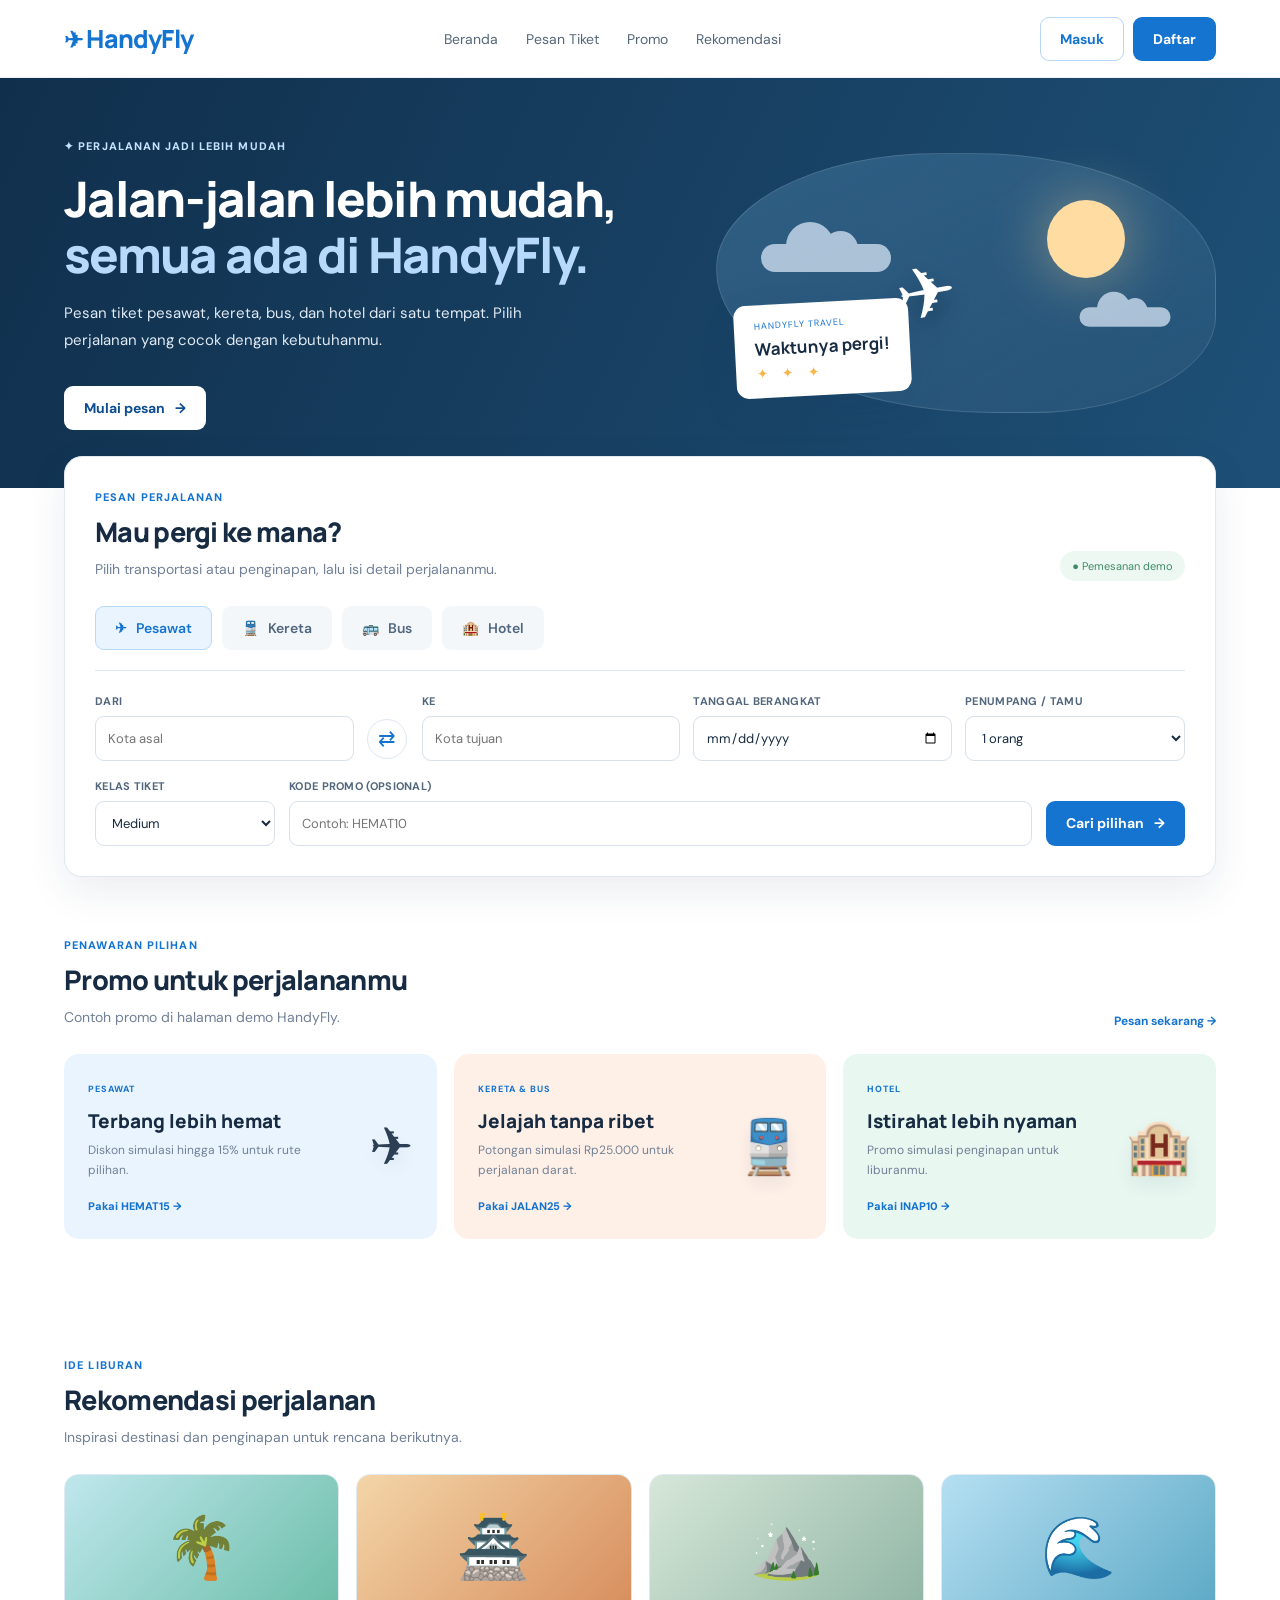
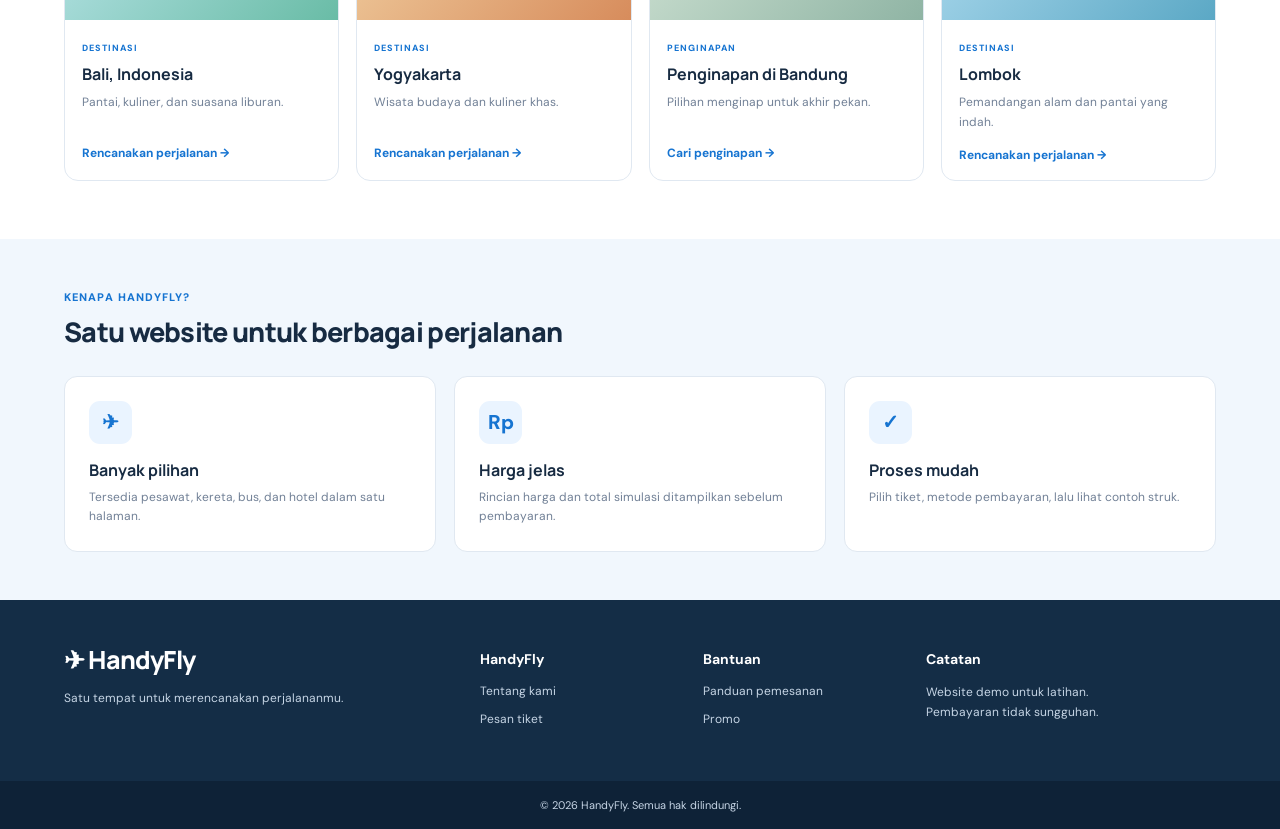
<file: index.html>
<!DOCTYPE html>
<html lang="id">
<head>
  <meta charset="UTF-8">
  <meta name="viewport" content="width=device-width, initial-scale=1.0">
  <title>HandyFly — Temukan Perjalananmu</title>
  <link rel="stylesheet" href="style.css">
</head>
<body>
  <header class="navbar">
    <a class="brand" href="#beranda"><span class="brand-icon">✈</span> HandyFly</a>
    <nav>
      <a href="#beranda">Beranda</a>
      <a href="#pemesanan">Pesan Tiket</a>
      <a href="#promo">Promo</a>
      <a href="#rekomendasi">Rekomendasi</a>
    </nav>
    <div class="nav-actions">
      <span id="userLabel" class="user-label"></span>
      <button id="loginOpen" class="btn btn-outline">Masuk</button>
      <button id="registerOpen" class="btn btn-primary">Daftar</button>
      <button id="logoutBtn" class="btn btn-outline hidden">Keluar</button>
    </div>
    <button class="mobile-menu" id="mobileMenu" aria-label="Buka menu">☰</button>
  </header>

  <main>
    <section class="hero" id="beranda">
      <div class="hero-copy">
        <span class="eyebrow">✦ PERJALANAN JADI LEBIH MUDAH</span>
        <h1>Jalan-jalan lebih mudah,<br><span>semua ada di HandyFly.</span></h1>
        <p>Pesan tiket pesawat, kereta, bus, dan hotel dari satu tempat. Pilih perjalanan yang cocok dengan kebutuhanmu.</p>
        <a href="#pemesanan" class="btn btn-light">Mulai pesan <span>→</span></a>
      </div>
      <div class="hero-art" aria-hidden="true">
        <div class="sun"></div>
        <div class="cloud cloud-one"></div><div class="cloud cloud-two"></div>
        <div class="plane">✈</div>
        <div class="hero-ticket"><small>HANDYFLY TRAVEL</small><strong>Waktunya pergi!</strong><span>✦ ✦ ✦</span></div>
      </div>
    </section>

    <section class="booking-wrap section" id="pemesanan">
      <div class="section-heading">
        <div><span class="eyebrow blue">PESAN PERJALANAN</span><h2>Mau pergi ke mana?</h2><p>Pilih transportasi atau penginapan, lalu isi detail perjalananmu.</p></div>
        <span class="secure-note">● Pemesanan demo</span>
      </div>
      <div class="transport-tabs" role="tablist">
        <button class="transport-tab active" data-type="Pesawat">✈ <span>Pesawat</span></button>
        <button class="transport-tab" data-type="Kereta">🚆 <span>Kereta</span></button>
        <button class="transport-tab" data-type="Bus">🚌 <span>Bus</span></button>
        <button class="transport-tab" data-type="Hotel">🏨 <span>Hotel</span></button>
      </div>
      <form id="ticketForm">
        <div class="form-grid">
          <label id="fromLabel">Dari
            <input id="fromCity" placeholder="Kota asal" required>
          </label>
          <button type="button" id="swapBtn" class="swap-btn" title="Tukar kota">⇄</button>
          <label id="toLabel">Ke
            <input id="toCity" placeholder="Kota tujuan" required>
          </label>
          <label id="dateLabel">Tanggal berangkat
            <input id="travelDate" type="date" required>
          </label>
          <label>Penumpang / Tamu
            <select id="travellers"><option value="1">1 orang</option><option value="2">2 orang</option><option value="3">3 orang</option><option value="4">4 orang</option><option value="5">5 orang</option></select>
          </label>
        </div>
        <div class="form-bottom">
          <label class="class-label">Kelas tiket
            <select id="ticketClass">
              <option value="Basic">Basic</option><option value="Medium" selected>Medium</option><option value="Elite">Elite</option><option value="VIP">VIP</option>
            </select>
          </label>
          <label class="promo-label">Kode promo (opsional)
            <input id="promoCode" placeholder="Contoh: HEMAT10">
          </label>
          <button type="submit" class="btn btn-primary search-btn">Cari pilihan <span>→</span></button>
        </div>
      </form>
      <div id="searchResults" class="results hidden" aria-live="polite"></div>
    </section>

    <section class="section" id="promo">
      <div class="section-heading"><div><span class="eyebrow blue">PENAWARAN PILIHAN</span><h2>Promo untuk perjalananmu</h2><p>Contoh promo di halaman demo HandyFly.</p></div><a href="#pemesanan" class="text-link">Pesan sekarang →</a></div>
      <div class="promo-grid">
        <article class="promo-card promo-blue"><div><span class="promo-tag">PESAWAT</span><h3>Terbang lebih hemat</h3><p>Diskon simulasi hingga 15% untuk rute pilihan.</p><a href="#pemesanan" data-promo="HEMAT15">Pakai HEMAT15 →</a></div><div class="promo-emoji">✈</div></article>
        <article class="promo-card promo-peach"><div><span class="promo-tag">KERETA & BUS</span><h3>Jelajah tanpa ribet</h3><p>Potongan simulasi Rp25.000 untuk perjalanan darat.</p><a href="#pemesanan" data-promo="JALAN25">Pakai JALAN25 →</a></div><div class="promo-emoji">🚆</div></article>
        <article class="promo-card promo-green"><div><span class="promo-tag">HOTEL</span><h3>Istirahat lebih nyaman</h3><p>Promo simulasi penginapan untuk liburanmu.</p><a href="#pemesanan" data-promo="INAP10">Pakai INAP10 →</a></div><div class="promo-emoji">🏨</div></article>
      </div>
    </section>

    <section class="section" id="rekomendasi">
      <div class="section-heading"><div><span class="eyebrow blue">IDE LIBURAN</span><h2>Rekomendasi perjalanan</h2><p>Inspirasi destinasi dan penginapan untuk rencana berikutnya.</p></div></div>
      <div class="recommend-grid">
        <article class="recommend-card"><div class="recommend-image bali">🌴</div><div class="recommend-body"><span class="mini-label">DESTINASI</span><h3>Bali, Indonesia</h3><p>Pantai, kuliner, dan suasana liburan.</p><a href="#pemesanan" class="text-link">Rencanakan perjalanan →</a></div></article>
        <article class="recommend-card"><div class="recommend-image jogja">🏯</div><div class="recommend-body"><span class="mini-label">DESTINASI</span><h3>Yogyakarta</h3><p>Wisata budaya dan kuliner khas.</p><a href="#pemesanan" class="text-link">Rencanakan perjalanan →</a></div></article>
        <article class="recommend-card"><div class="recommend-image bandung">⛰️</div><div class="recommend-body"><span class="mini-label">PENGINAPAN</span><h3>Penginapan di Bandung</h3><p>Pilihan menginap untuk akhir pekan.</p><a href="#pemesanan" class="text-link">Cari penginapan →</a></div></article>
        <article class="recommend-card"><div class="recommend-image lombok">🌊</div><div class="recommend-body"><span class="mini-label">DESTINASI</span><h3>Lombok</h3><p>Pemandangan alam dan pantai yang indah.</p><a href="#pemesanan" class="text-link">Rencanakan perjalanan →</a></div></article>
      </div>
    </section>

    <section class="why-section">
      <div class="section">
        <span class="eyebrow blue">KENAPA HANDYFLY?</span><h2>Satu website untuk berbagai perjalanan</h2>
        <div class="why-grid">
          <article><span class="why-icon">✈</span><h3>Banyak pilihan</h3><p>Tersedia pesawat, kereta, bus, dan hotel dalam satu halaman.</p></article>
          <article><span class="why-icon">Rp</span><h3>Harga jelas</h3><p>Rincian harga dan total simulasi ditampilkan sebelum pembayaran.</p></article>
          <article><span class="why-icon">✓</span><h3>Proses mudah</h3><p>Pilih tiket, metode pembayaran, lalu lihat contoh struk.</p></article>
        </div>
      </div>
    </section>
  </main>

  <footer class="footer">
    <div class="footer-main"><div><a class="brand footer-brand" href="#beranda">✈ HandyFly</a><p>Satu tempat untuk merencanakan perjalananmu.</p></div><div><strong>HandyFly</strong><a href="#rekomendasi">Tentang kami</a><a href="#pemesanan">Pesan tiket</a></div><div><strong>Bantuan</strong><a href="#pemesanan">Panduan pemesanan</a><a href="#promo">Promo</a></div><div><strong>Catatan</strong><p class="footer-small">Website demo untuk latihan. Pembayaran tidak sungguhan.</p></div></div>
    <div class="footer-bottom">© 2026 HandyFly. Semua hak dilindungi.</div>
  </footer>

  <!-- Login / Daftar -->
  <div class="modal-backdrop hidden" id="authModal">
    <section class="modal" role="dialog" aria-modal="true" aria-labelledby="authTitle">
      <button class="modal-close" id="authClose" aria-label="Tutup">×</button>
      <div class="modal-brand">✈ HandyFly</div><h2 id="authTitle">Masuk ke akunmu</h2><p id="authSubtitle">Masuk untuk melanjutkan pemesanan.</p>
      <div class="auth-switch"><button id="tabLogin" class="active">Masuk</button><button id="tabRegister">Daftar</button></div>
      <form id="authForm">
        <label id="nameField" class="hidden">Nama lengkap<input id="authName" placeholder="Nama kamu"></label>
        <label>Username<input id="authUsername" autocomplete="username" placeholder="Buat username" required minlength="3"></label>
        <label>Password<input id="authPassword" type="password" autocomplete="current-password" placeholder="Minimal 4 karakter" required minlength="4"></label>
        <p id="authMessage" class="form-message" aria-live="polite"></p>
        <button type="submit" class="btn btn-primary full-btn" id="authSubmit">Masuk</button>
      </form>
      <p class="demo-note">Demo latihan: akun disimpan di browser ini, bukan server sungguhan.</p>
    </section>
  </div>

  <!-- Pembayaran -->
  <div class="modal-backdrop hidden" id="paymentModal">
    <section class="modal payment-modal" role="dialog" aria-modal="true" aria-labelledby="paymentTitle">
      <button class="modal-close" id="paymentClose" aria-label="Tutup">×</button>
      <span class="eyebrow blue">LANGKAH TERAKHIR</span><h2 id="paymentTitle">Pembayaran</h2><p class="muted">Periksa total pembayaran, lalu pilih cara bayar.</p>
      <div id="orderSummary" class="order-summary"></div>
      <div class="payment-options">
        <label class="payment-choice"><input type="radio" name="paymentMethod" value="QRIS" checked><span class="pay-icon">▦</span><span><strong>QRIS</strong><small>Scan kode QR demo</small></span></label>
        <label class="payment-choice"><input type="radio" name="paymentMethod" value="Transfer"><span class="pay-icon">🏦</span><span><strong>E-wallet / Transfer bank</strong><small>GoPay, DANA, OVO, bank, dan lainnya</small></span></label>
      </div>
      <div id="qrisPanel" class="pay-panel">
        <div class="fake-qr" aria-label="Ilustrasi QR demo"><div class="qr-pattern"></div><strong>QRIS</strong><small>DEMO — TIDAK DAPAT DIBAYAR</small></div>
        <div><span class="muted">Nominal QRIS</span><h2 id="qrisAmount">Rp0</h2><p class="muted small">QR ini hanya ilustrasi. QRIS asli memerlukan penyedia pembayaran resmi.</p></div>
      </div>
      <div id="transferPanel" class="pay-panel hidden">
        <label>Jenis pembayaran<select id="transferType"><option value="E-wallet">E-wallet</option><option value="Bank">Transfer bank</option></select></label>
        <label id="providerLabel">Pilih e-wallet<select id="providerSelect"><option>GoPay</option><option>DANA</option><option>SeaBank</option><option>OVO</option><option>ShopeePay</option></select></label>
        <div class="account-info"><span class="muted">Tujuan demo</span><strong id="accountNumber">HandyFly Demo</strong><small>Jangan mengirim uang sungguhan ke informasi ini.</small></div>
      </div>
      <p id="paymentMessage" class="form-message" aria-live="polite"></p>
      <button id="completePayment" class="btn btn-primary full-btn">Simulasikan pembayaran</button>
      <p class="demo-note">Tidak ada uang yang ditarik. Tombol hanya membuat contoh struk untuk tugas sekolah.</p>
    </section>
  </div>

  <!-- Struk -->
  <div class="modal-backdrop hidden" id="receiptModal">
    <section class="modal receipt-modal" role="dialog" aria-modal="true" aria-labelledby="receiptTitle">
      <button class="modal-close" id="receiptClose" aria-label="Tutup">×</button>
      <div class="receipt-success">✓</div><h2 id="receiptTitle">Pembayaran demo berhasil!</h2><p class="muted">Ini adalah contoh struk dari website latihan HandyFly.</p>
      <div id="receiptContent" class="receipt-paper"></div>
      <div class="receipt-actions"><button id="printReceipt" class="btn btn-outline">Cetak struk</button><button id="closeReceipt" class="btn btn-primary">Selesai</button></div>
    </section>
  </div>

  <div id="toast" class="toast hidden" role="status"></div>
  <script src="script.js"></script>
</body>
</html>
</file>
<file: style.css>
@import url('https://fonts.googleapis.com/css2?family=DM+Sans:wght@400;500;600;700&family=Manrope:wght@500;600;700;800&display=swap');
:root{--blue:#1674d1;--blue-dark:#0d4d91;--navy:#153452;--ink:#172b42;--muted:#718096;--line:#e0e8f1;--pale:#f4f8fc;--white:#fff;--shadow:0 14px 40px rgba(23,57,91,.09)}
*{box-sizing:border-box}html{scroll-behavior:smooth;scroll-padding-top:85px}body{margin:0;font-family:'DM Sans',Arial,sans-serif;color:var(--ink);background:#fff;font-size:14px}button,input,select{font:inherit}button,a{-webkit-tap-highlight-color:transparent}a{color:inherit;text-decoration:none}.navbar{height:78px;background:#fff;display:flex;align-items:center;justify-content:space-between;padding:0 max(5%,calc((100% - 1180px)/2));gap:28px;position:sticky;top:0;z-index:20;border-bottom:1px solid #edf1f5}.brand{font:800 25px 'Manrope',sans-serif;color:var(--blue);white-space:nowrap;letter-spacing:-.8px}.brand-icon{font-size:23px}.navbar nav{display:flex;gap:28px;color:#56677b}.navbar nav a:hover,.text-link:hover{color:var(--blue)}.nav-actions{display:flex;align-items:center;gap:9px}.btn{border:1px solid transparent;border-radius:9px;padding:12px 19px;font-weight:700;cursor:pointer;display:inline-flex;align-items:center;justify-content:center;gap:10px;transition:.18s}.btn:hover{transform:translateY(-1px)}.btn-primary{background:var(--blue);color:white}.btn-primary:hover{background:#0c63b9}.btn-outline{border-color:#b7d5f5;color:var(--blue);background:white}.btn-light{background:#fff;color:var(--blue-dark);margin-top:10px}.user-label{font-size:12px;color:var(--muted)}.mobile-menu{display:none;border:0;background:none;font-size:23px}.hero{min-height:390px;background:linear-gradient(115deg,#102f4c,#1e5077);color:white;padding:58px max(5%,calc((100% - 1180px)/2));display:grid;grid-template-columns:1.1fr .9fr;align-items:center;overflow:hidden;position:relative}.hero-copy{max-width:590px;position:relative;z-index:2}.eyebrow{font-size:11px;letter-spacing:1.1px;font-weight:800}.hero .eyebrow{color:#c5e2ff}.hero h1{font:800 clamp(32px,4vw,49px)/1.14 'Manrope',sans-serif;letter-spacing:-1.7px;margin:17px 0}.hero h1 span{color:#b7d9fa}.hero p{font-size:15px;line-height:1.8;color:#e0eaf4;max-width:475px;margin-bottom:22px}.hero-art{height:260px;position:relative;border-radius:48% 52% 40% 60%;background:linear-gradient(145deg,rgba(120,185,231,.26),rgba(255,255,255,.04));border:1px solid rgba(255,255,255,.12);margin-left:18px}.sun{position:absolute;right:18%;top:18%;width:78px;height:78px;background:#ffdca2;border-radius:50%;box-shadow:0 0 60px #ffdc9b77}.cloud{position:absolute;width:130px;height:28px;border-radius:50px;background:#dceafa;opacity:.72}.cloud:before,.cloud:after{content:"";position:absolute;background:inherit;border-radius:50%;width:48px;height:48px;top:-22px;left:25px}.cloud:after{left:62px;width:35px;height:35px;top:-13px}.cloud-one{top:35%;left:9%}.cloud-two{top:58%;right:5%;transform:scale(.7)}.plane{position:absolute;top:36%;left:36%;font-size:72px;color:white;transform:rotate(-10deg);text-shadow:0 12px 22px #001b3455}.hero-ticket{position:absolute;bottom:17px;left:18px;background:white;color:var(--ink);border-radius:12px;padding:15px 20px;box-shadow:var(--shadow);display:grid;gap:5px;transform:rotate(-3deg)}.hero-ticket small{font-size:9px;color:var(--blue);letter-spacing:1px}.hero-ticket strong{font:700 17px 'Manrope'}.hero-ticket span{color:#f5b64b;letter-spacing:5px}.section{max-width:1180px;width:90%;margin:0 auto;padding:58px 0}.booking-wrap{background:#fff;border:1px solid var(--line);border-radius:18px;padding:30px;margin-top:-32px;position:relative;z-index:3;box-shadow:var(--shadow)}.section-heading{display:flex;justify-content:space-between;align-items:flex-end;gap:20px;margin-bottom:25px}.eyebrow.blue{color:var(--blue)}h2{font:800 27px 'Manrope',sans-serif;letter-spacing:-.7px;margin:8px 0}p{color:var(--muted);line-height:1.65}.section-heading p{margin:6px 0 0}.secure-note{font-size:11px;color:#3e8b69;background:#eef8f2;padding:8px 12px;border-radius:30px}.transport-tabs{display:flex;gap:10px;border-bottom:1px solid var(--line);padding-bottom:20px;margin-bottom:23px}.transport-tab{background:#f4f7fa;border:1px solid transparent;color:#51677d;border-radius:9px;padding:12px 19px;cursor:pointer;display:flex;gap:9px;align-items:center;font-weight:600}.transport-tab.active{background:#eaf4ff;border-color:#b6d9ff;color:var(--blue)}.form-grid{display:grid;grid-template-columns:1fr 42px 1fr 1fr .85fr;gap:13px;align-items:end}.form-grid label,.form-bottom label,.modal form label,.pay-panel label{display:grid;gap:8px;color:#52667c;font-size:11px;font-weight:700;text-transform:uppercase;letter-spacing:.3px}.form-grid input,.form-grid select,.form-bottom input,.form-bottom select,.modal input,.pay-panel select{width:100%;height:45px;border:1px solid #d7e1ec;border-radius:9px;background:#fff;padding:0 12px;color:var(--ink);outline:none;text-transform:none;letter-spacing:0;font-weight:400;font-size:13px}.form-grid input:focus,.form-bottom input:focus,.modal input:focus,.pay-panel select:focus{border-color:var(--blue);box-shadow:0 0 0 3px #1674d115}.swap-btn{width:40px;height:40px;border:1px solid var(--line);border-radius:50%;background:white;color:var(--blue);font-size:21px;cursor:pointer;margin-bottom:2px}.form-bottom{display:grid;grid-template-columns:180px 1fr auto;gap:14px;align-items:end;margin-top:18px}.search-btn{height:45px}.results{margin-top:25px;border-top:1px solid var(--line);padding-top:22px}.results h3{font:700 19px 'Manrope';margin:0 0 14px}.result-list{display:grid;grid-template-columns:repeat(3,1fr);gap:12px}.result-card{border:1px solid var(--line);border-radius:12px;padding:17px;background:#fff}.result-card .result-icon{font-size:25px}.result-card h4{margin:9px 0 5px;font-size:15px}.result-card p{font-size:12px;margin:0 0 12px}.result-price{font:800 19px 'Manrope';color:var(--blue);margin:12px 0}.result-card button{width:100%}.hidden{display:none!important}.text-link{color:var(--blue);font-weight:700;font-size:12px;white-space:nowrap}.promo-grid{display:grid;grid-template-columns:repeat(3,1fr);gap:17px}.promo-card{min-height:185px;border-radius:15px;padding:24px;display:flex;justify-content:space-between;overflow:hidden;position:relative}.promo-blue{background:#eaf4ff}.promo-peach{background:#fff0e7}.promo-green{background:#e8f7f0}.promo-tag,.mini-label{font-size:9px;font-weight:800;letter-spacing:1px;color:var(--blue)}.promo-card h3{font:800 19px 'Manrope';margin:12px 0 7px}.promo-card p{font-size:12px;max-width:220px;margin:0 0 15px}.promo-card a{font-size:11px;color:var(--blue);font-weight:800}.promo-emoji{font-size:53px;align-self:center;opacity:.9;filter:drop-shadow(0 8px 10px #15345216)}.recommend-grid{display:grid;grid-template-columns:repeat(4,1fr);gap:17px}.recommend-card{border:1px solid var(--line);border-radius:14px;overflow:hidden;transition:.2s}.recommend-card:hover{transform:translateY(-4px);box-shadow:var(--shadow)}.recommend-image{height:145px;display:grid;place-items:center;font-size:60px}.bali{background:linear-gradient(135deg,#bfe7ed,#69bca6)}.jogja{background:linear-gradient(135deg,#f3d5a7,#d78c5c)}.bandung{background:linear-gradient(135deg,#d6e7d8,#8fb4a4)}.lombok{background:linear-gradient(135deg,#b5dff2,#5ba8c5)}.recommend-body{padding:17px}.recommend-body h3{font:700 16px 'Manrope';margin:8px 0}.recommend-body p{font-size:12px;min-height:38px;margin:0 0 12px}.why-section{background:#f1f7fd}.why-section .section{padding:48px 0}.why-section h2{margin-bottom:26px}.why-grid{display:grid;grid-template-columns:repeat(3,1fr);gap:18px;margin-top:25px}.why-grid article{background:#fff;border:1px solid var(--line);border-radius:13px;padding:24px}.why-icon{width:43px;height:43px;display:grid;place-items:center;border-radius:11px;background:#eaf4ff;color:var(--blue);font-weight:800;font-size:20px}.why-grid h3{font:700 16px 'Manrope';margin:15px 0 7px}.why-grid p{font-size:12px;margin:0}.footer{background:#142d46;color:white}.footer-main{max-width:1180px;width:90%;margin:auto;padding:42px 0;display:grid;grid-template-columns:2fr 1fr 1fr 1.5fr;gap:30px}.footer-brand{color:white}.footer-main p,.footer-main a:not(.brand){display:block;color:#c6d5e5;font-size:12px;margin:12px 0}.footer-main strong{display:block;margin:8px 0 15px}.footer-small{max-width:190px}.footer-bottom{text-align:center;background:#0e2237;color:#c6d5e5;padding:17px;font-size:11px}.modal-backdrop{position:fixed;inset:0;background:rgba(8,25,42,.6);z-index:50;display:grid;place-items:center;padding:18px;overflow:auto}.modal{width:min(100%,440px);background:white;border-radius:18px;padding:30px;position:relative;box-shadow:0 25px 90px #071c3255;max-height:95vh;overflow:auto}.modal-close{position:absolute;right:18px;top:13px;border:0;background:#f1f5f9;border-radius:50%;width:32px;height:32px;font-size:22px;cursor:pointer;color:#52667c}.modal-brand{font:800 17px 'Manrope';color:var(--blue)}.modal h2{font-size:24px;margin-top:17px}.modal>p{font-size:12px;margin:7px 0 18px}.auth-switch{display:grid;grid-template-columns:1fr 1fr;background:#f0f4f8;padding:4px;border-radius:9px;margin:20px 0}.auth-switch button{border:0;background:transparent;border-radius:7px;padding:10px;cursor:pointer;color:var(--muted);font-weight:700}.auth-switch button.active{background:#fff;color:var(--blue);box-shadow:0 1px 5px #102f4c12}.modal form{display:grid;gap:14px}.modal form label{font-size:10px}.full-btn{width:100%;height:45px}.form-message{font-size:12px;color:#b43d3d;margin:0;min-height:0}.demo-note{font-size:10px!important;line-height:1.6;color:#8794a4!important;margin:15px 0 0!important}.payment-modal{width:min(100%,550px)}.order-summary{background:#f4f8fc;border:1px solid var(--line);border-radius:11px;padding:15px;margin:17px 0}.summary-row{display:flex;justify-content:space-between;gap:15px;margin:8px 0;font-size:12px}.summary-row.total{border-top:1px dashed #c8d5e3;padding-top:12px;margin-top:12px;font-size:16px;font-weight:800;color:var(--blue)}.payment-options{display:grid;grid-template-columns:1fr 1fr;gap:10px}.payment-choice{display:flex;gap:10px;align-items:center;border:1px solid var(--line);border-radius:10px;padding:12px;cursor:pointer}.payment-choice:has(input:checked){border:2px solid var(--blue);background:#f2f8ff;padding:11px}.payment-choice input{accent-color:var(--blue)}.pay-icon{font-size:22px;color:var(--blue)}.payment-choice strong,.payment-choice small{display:block}.payment-choice strong{font-size:12px}.payment-choice small{font-size:10px;color:var(--muted);margin-top:4px}.pay-panel{display:flex;gap:20px;align-items:center;background:#f8fbff;border:1px solid var(--line);border-radius:12px;padding:17px;margin:14px 0}.fake-qr{width:145px;min-width:145px;height:160px;border:1px dashed #aac5df;border-radius:10px;background:white;display:flex;flex-direction:column;align-items:center;justify-content:center;gap:6px;padding:8px}.qr-pattern{width:74px;height:74px;background:repeating-conic-gradient(#152b42 0% 25%,#fff 0% 50%) 50%/12px 12px;position:relative}.qr-pattern:before,.qr-pattern:after{content:"";position:absolute;width:22px;height:22px;border:5px solid #152b42;background:white;top:2px;left:2px;box-shadow:43px 0 0 -5px white,43px 0 0 0 #152b42,0 43px 0 -5px white,0 43px 0 0 #152b42}.fake-qr strong{font:800 13px 'Manrope';color:var(--blue)}.fake-qr small{font-size:7px;color:#b43d3d;text-align:center}.pay-panel h2{font-size:22px;color:var(--blue);margin:6px 0}.pay-panel .small{font-size:10px;margin:4px 0}.transfer-panel{display:grid}.pay-panel:has(#transferType){display:grid;grid-template-columns:1fr 1fr;align-items:end}.pay-panel:has(#transferType) .account-info{grid-column:1/-1}.account-info{background:white;border:1px dashed #c6d8e8;border-radius:9px;padding:12px;display:grid;gap:5px}.account-info strong{font-size:13px}.account-info small{font-size:10px;color:#b43d3d}.muted{color:var(--muted)}.receipt-modal{text-align:center}.receipt-success{width:53px;height:53px;border-radius:50%;background:#e5f8ee;color:#168554;font-size:29px;display:grid;place-items:center;margin:0 auto 13px}.receipt-modal h2{font-size:21px}.receipt-paper{text-align:left;background:#fbfcfe;border:1px dashed #b9c8d8;border-radius:10px;padding:18px;margin:20px 0}.receipt-paper h3{text-align:center;font:800 17px 'Manrope';margin:0}.receipt-paper .receipt-sub{text-align:center;color:var(--muted);font-size:10px;margin:5px 0 15px}.receipt-line{border-top:1px dashed #ccd7e2;margin:12px 0}.receipt-actions{display:flex;gap:10px}.receipt-actions button{flex:1}.toast{position:fixed;bottom:24px;left:50%;transform:translateX(-50%);z-index:80;background:#142d46;color:white;border-radius:10px;padding:13px 20px;box-shadow:var(--shadow);font-size:12px;max-width:90%;text-align:center}
@media(max-width:900px){.navbar{padding:0 5%;gap:12px}.navbar nav{gap:13px}.nav-actions{gap:5px}.nav-actions .btn{padding:10px 12px}.hero{padding:45px 5%;grid-template-columns:1fr .75fr}.hero-art{height:220px}.form-grid{grid-template-columns:1fr 36px 1fr;}.form-grid label:nth-of-type(4),.form-grid label:nth-of-type(5){grid-column:span 1}.form-grid label:nth-of-type(4){grid-column:1/3}.form-grid label:nth-of-type(5){grid-column:3}.swap-btn{grid-column:2;grid-row:1}.recommend-grid{grid-template-columns:repeat(2,1fr)}}
@media(max-width:650px){.navbar{height:68px}.navbar nav{display:none;position:absolute;top:68px;left:0;right:0;background:white;padding:18px 5%;box-shadow:var(--shadow);flex-direction:column}.navbar nav.open{display:flex}.nav-actions{margin-left:auto}.nav-actions .btn{padding:9px;font-size:11px}.user-label{display:none}.mobile-menu{display:block}.brand{font-size:21px}.hero{grid-template-columns:1fr;padding:40px 6%;min-height:0}.hero h1{font-size:34px}.hero-art{height:180px;margin:25px 0 0}.booking-wrap{padding:22px 17px;width:92%;margin-top:-18px}.section{padding:40px 0}.section-heading{align-items:flex-start;flex-direction:column}.section-heading h2{font-size:23px}.transport-tabs{display:grid;grid-template-columns:repeat(2,1fr)}.transport-tab{justify-content:center}.form-grid{grid-template-columns:1fr 38px 1fr;gap:9px}.form-grid label:first-child{grid-column:1/3}.form-grid label:nth-of-type(2){grid-column:3}.form-grid label:nth-of-type(3){grid-column:1/4}.form-grid label:nth-of-type(4){grid-column:1/2}.form-grid label:nth-of-type(5){grid-column:2/4}.swap-btn{grid-column:3;grid-row:1;justify-self:end}.form-bottom{grid-template-columns:1fr 1fr}.search-btn{grid-column:1/-1}.promo-grid,.why-grid{grid-template-columns:1fr}.promo-card{min-height:160px}.recommend-grid{grid-template-columns:1fr 1fr;gap:10px}.recommend-image{height:115px}.recommend-body{padding:12px}.recommend-body h3{font-size:14px}.recommend-body p{font-size:11px}.footer-main{grid-template-columns:1fr 1fr;gap:20px}.footer-main>div:first-child{grid-column:1/-1}.result-list{grid-template-columns:1fr}.payment-options{grid-template-columns:1fr}.pay-panel{flex-direction:column;align-items:stretch}.fake-qr{align-self:center}.pay-panel:has(#transferType){grid-template-columns:1fr}.pay-panel:has(#transferType) .account-info{grid-column:auto}.receipt-actions{flex-direction:column}}
</file>
